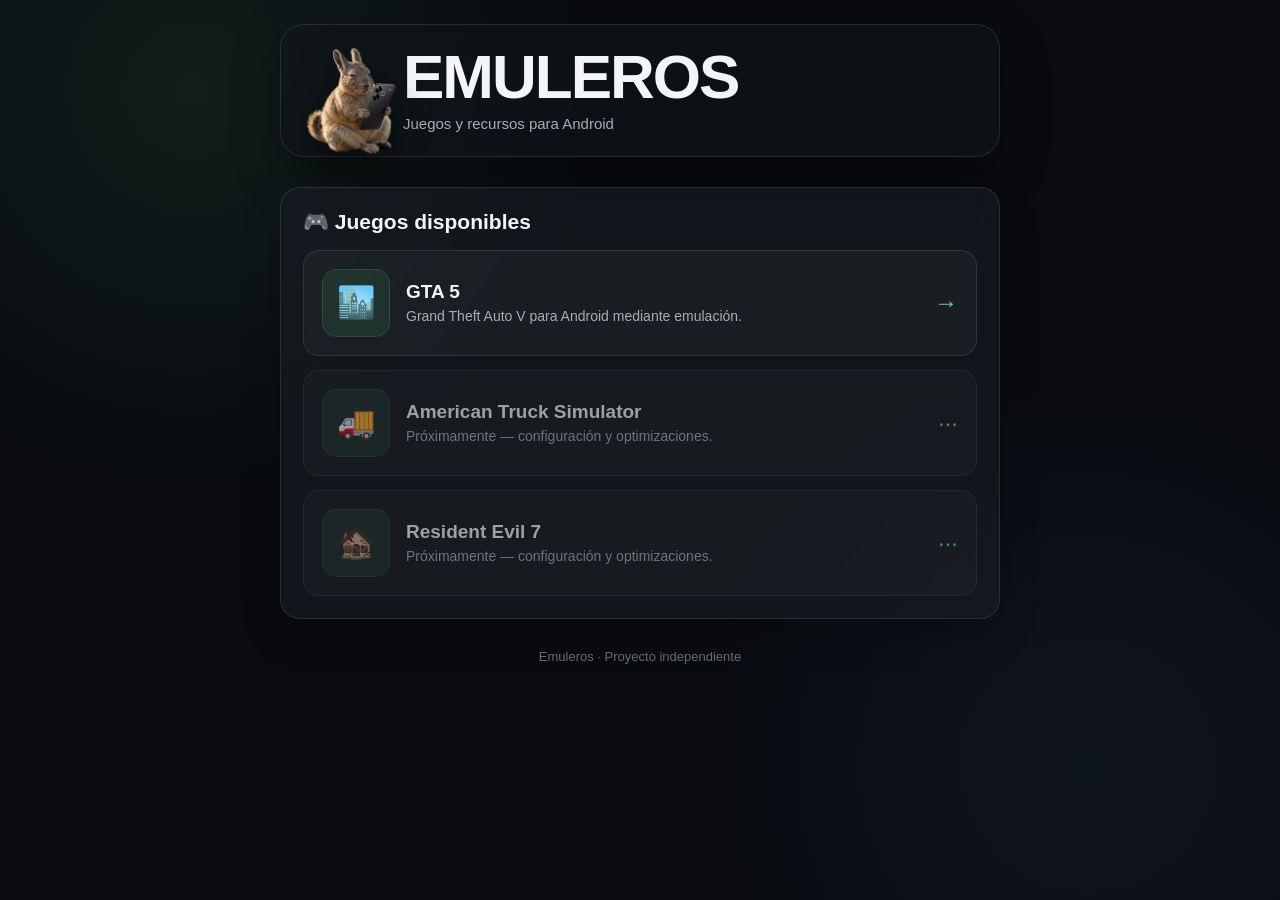
<file: index.html>
<!DOCTYPE html>
<html lang="es">
<head>
    <meta charset="UTF-8">
    <meta name="viewport" content="width=device-width, initial-scale=1.0">
    <meta name="description" content="Emuleros — juegos, recursos y soluciones para jugar en Android.">
    <title>Emuleros — Juegos para Android</title>
    <link rel="stylesheet" href="style.css">
</head>

<body>
<div class="container">

    <header class="site-header">
        <img
            class="logo"
            src="assets/vizcacha.png"
            alt="Vizcacha de Emuleros"
        >

        <div>
            <h1 class="brand">EMULEROS</h1>
            <p class="tagline">Juegos y recursos para Android</p>
        </div>
    </header>

    <main>

        <!-- JUEGOS -->

        <section class="section">
            <h2 class="section-title">🎮 Juegos disponibles</h2>

            <div class="game-list">

                <a class="game-card" href="gta5.html">
                    <div class="game-icon">🏙️</div>

                    <div class="game-info">
                        <h3>GTA 5</h3>
                        <p>
                            Grand Theft Auto V para Android mediante emulación.
                        </p>
                    </div>

                    <div class="arrow">→</div>
                </a>

                <div class="game-card coming-soon">
                    <div class="game-icon">🚚</div>

                    <div class="game-info">
                        <h3>American Truck Simulator</h3>
                        <p>
                            Próximamente — configuración y optimizaciones.
                        </p>
                    </div>

                    <div class="arrow">···</div>
                </div>

                <div class="game-card coming-soon">
                    <div class="game-icon">🏚️</div>

                    <div class="game-info">
                        <h3>Resident Evil 7</h3>
                        <p>
                            Próximamente — configuración y optimizaciones.
                        </p>
                    </div>

                    <div class="arrow">···</div>
                </div>

            </div>
        </section>

    </main>

    <footer class="footer">
        Emuleros · Proyecto independiente
    </footer>

</div>
</body>
</html>
</file>
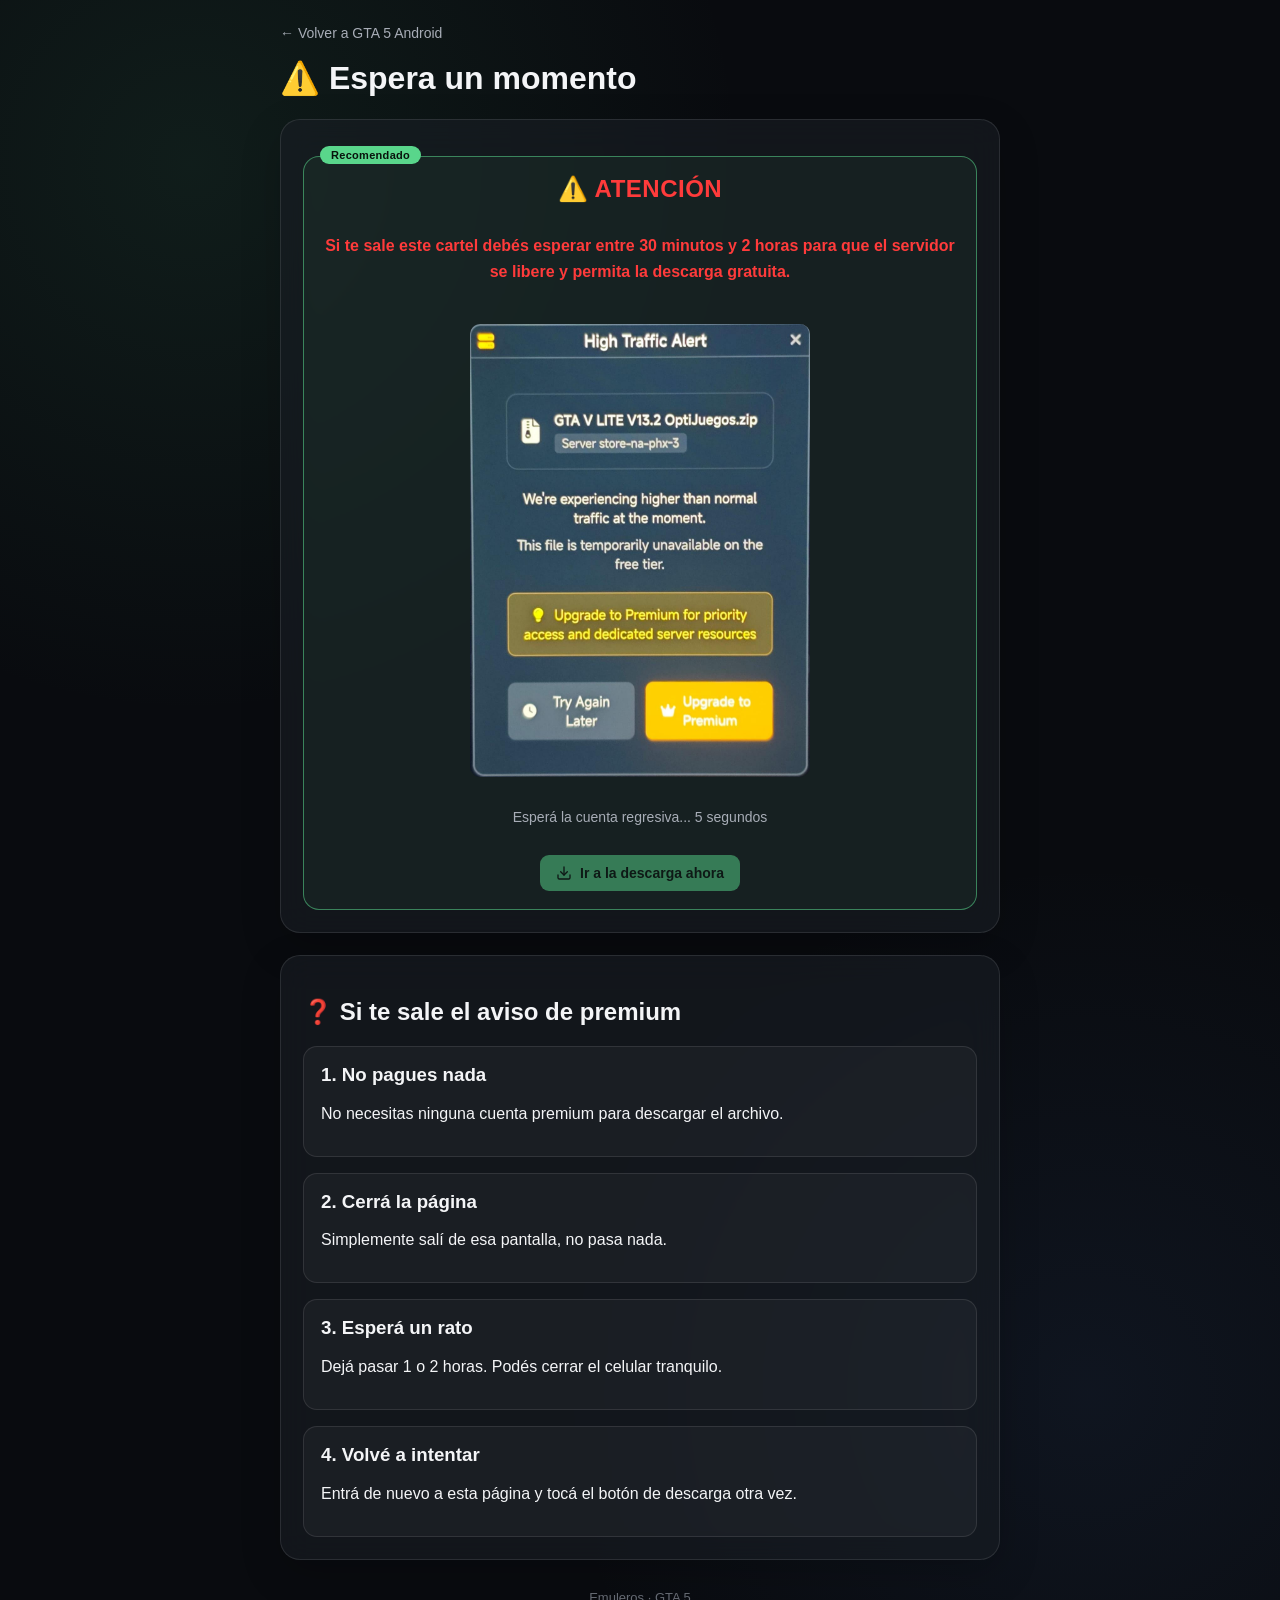
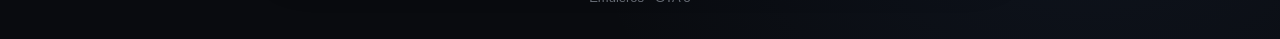
<file: alerta.html>
<!DOCTYPE html>
<html lang="es">
<head>
    <meta charset="UTF-8">
    <meta name="viewport" content="width=device-width, initial-scale=1.0">
    <meta
        name="description"
        content="Aviso — descarga de GTA 5 47GB temporalmente saturada."
    >
    <title>Aviso de descarga — Emuleros</title>
    <link rel="stylesheet" href="style.css">
</head>

<body>
<div class="container">

<a class="back" href="gta5.html">← Volver a GTA 5 Android</a>

<header>
    <h1>⚠️ Espera un momento</h1>
</header>


<!-- ALERTA -->

<div class="section">
    <div class="download-card recommended" style="text-align:center; flex-direction:column;">

        <h3 style="margin: 0 0 14px; font-size: 24px; font-weight: 800; color: #ff3b3b; text-transform: uppercase; letter-spacing: 0.5px;">
            ⚠️ Atención
        </h3>

        <p style="margin: 0 0 18px; line-height: 1.6; font-size: 16px; font-weight: 700; color: #ff3b3b;">
            Si te sale este cartel debés esperar entre 30 minutos y 2 horas
            para que el servidor se libere y permita la descarga gratuita.
        </p>

        <img
            src="assets/gofile.jpeg"
            alt="Aviso de Gofile mostrando el mensaje de cuenta premium"
            style="width: 100%; max-width: 340px; height: auto; margin: 6px auto 16px; display: block; border-radius: 10px;"
        >

        <p style="margin: 0 0 4px; color: var(--muted); font-size: 14px;">
            Esperá la cuenta regresiva... <span id="countdown">6</span> segundos
        </p>

        <a id="downloadBtn" class="download-btn" href="https://urlvanish.com/f1722376" style="margin-top: 10px; opacity: 0.5; pointer-events: none; cursor: not-allowed;">
            <svg viewBox="0 0 24 24" fill="none" stroke="currentColor"
                stroke-width="2" stroke-linecap="round" stroke-linejoin="round">
                <path d="M21 15v4a2 2 0 0 1-2 2H5a2 2 0 0 1-2-2v-4"/>
                <polyline points="7 10 12 15 17 10"/>
                <line x1="12" y1="15" x2="12" y2="3"/>
            </svg>
            Ir a la descarga ahora
        </a>

    </div>
</div>


<!-- QUE HACER SI PASA -->

<div class="section">
    <h2>❓ Si te sale el aviso de premium</h2>

    <div class="item">
        <h3>1. No pagues nada</h3>
        <p>No necesitas ninguna cuenta premium para descargar el archivo.</p>
    </div>

    <div class="item">
        <h3>2. Cerrá la página</h3>
        <p>Simplemente salí de esa pantalla, no pasa nada.</p>
    </div>

    <div class="item">
        <h3>3. Esperá un rato</h3>
        <p>Dejá pasar 1 o 2 horas. Podés cerrar el celular tranquilo.</p>
    </div>

    <div class="item">
        <h3>4. Volvé a intentar</h3>
        <p>Entrá de nuevo a esta página y tocá el botón de descarga otra vez.</p>
    </div>
</div>


<footer class="footer">
    Emuleros · GTA 5
</footer>

</div>

<script>
    let seconds = 6;
    const countdownEl = document.getElementById('countdown');
    const btn = document.getElementById('downloadBtn');
    const timer = setInterval(function () {
        seconds--;
        if (seconds <= 0) {
            clearInterval(timer);
            countdownEl.parentElement.textContent = 'Ya podés continuar 👇';
            btn.style.opacity = '1';
            btn.style.pointerEvents = 'auto';
            btn.style.cursor = 'pointer';
            window.location.href = btn.href;
        } else {
            countdownEl.textContent = seconds;
        }
    }, 1000);
</script>

</body>
</html>
</file>
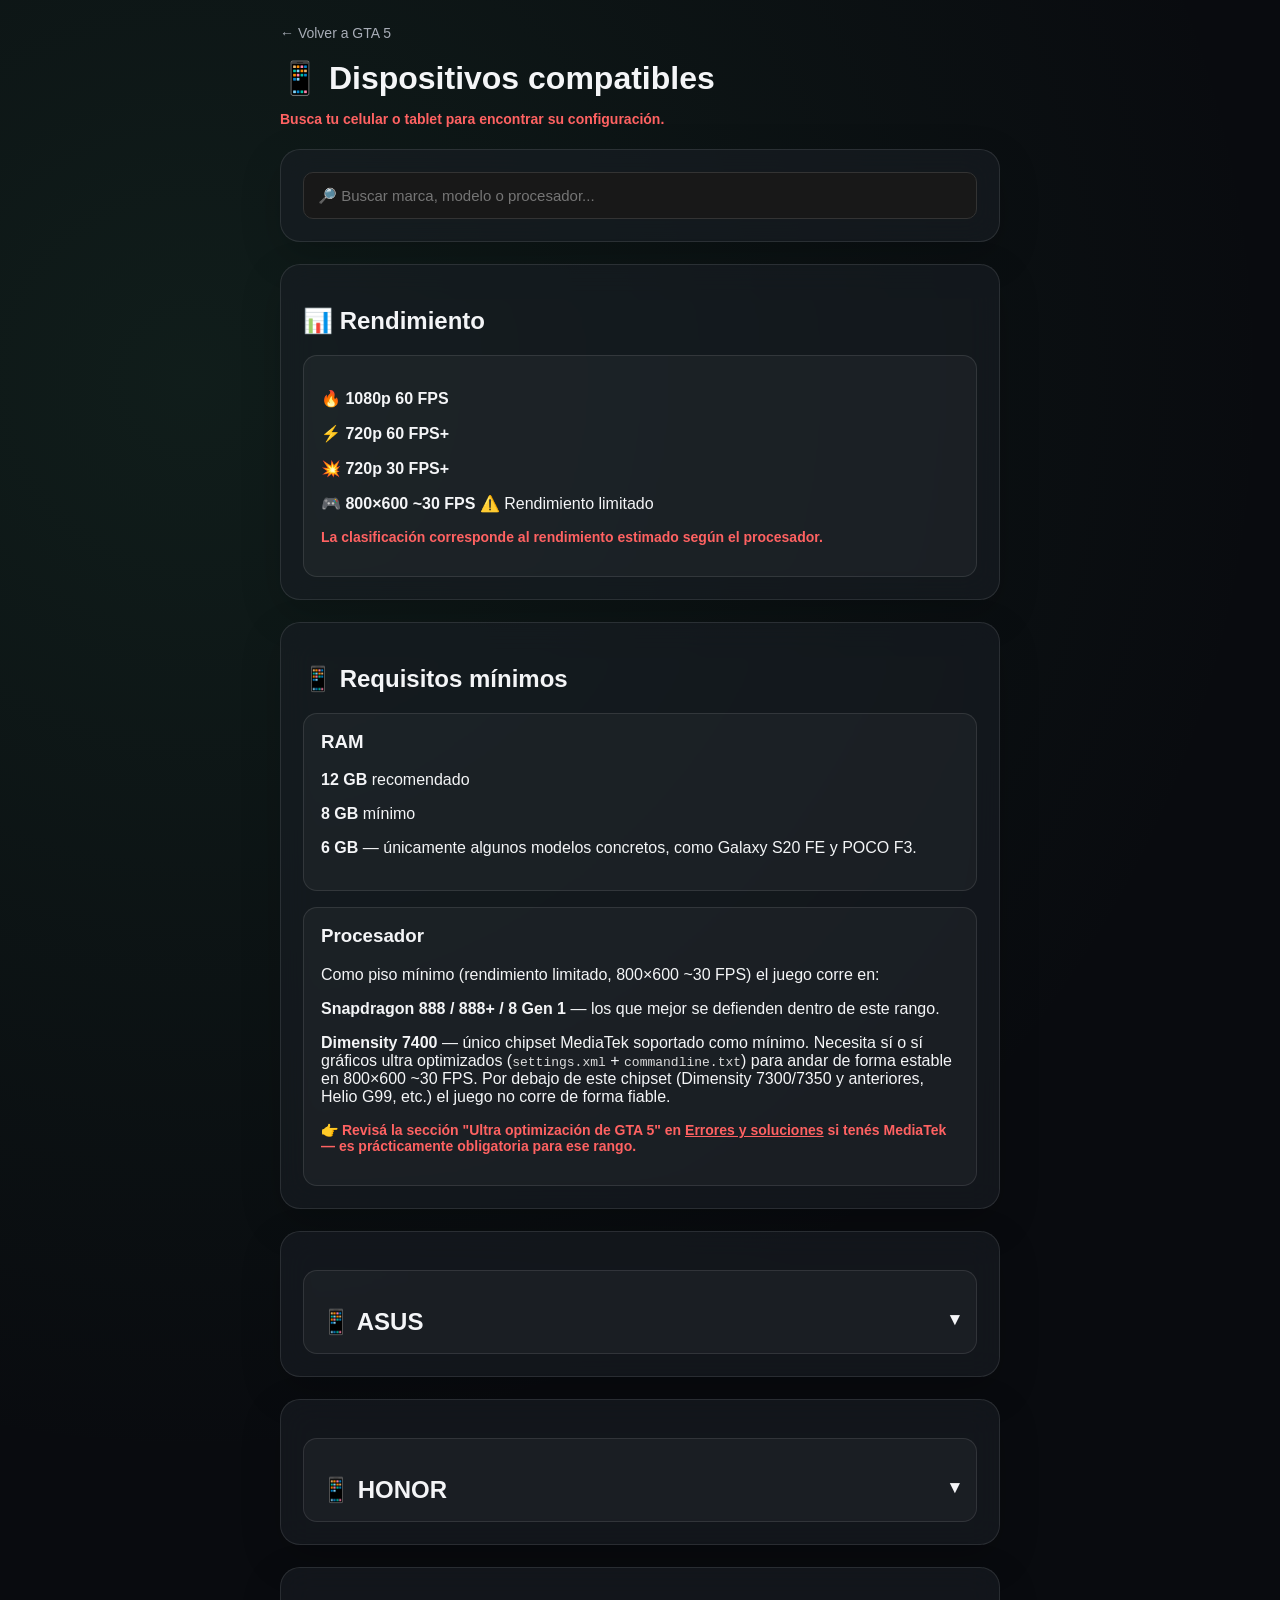
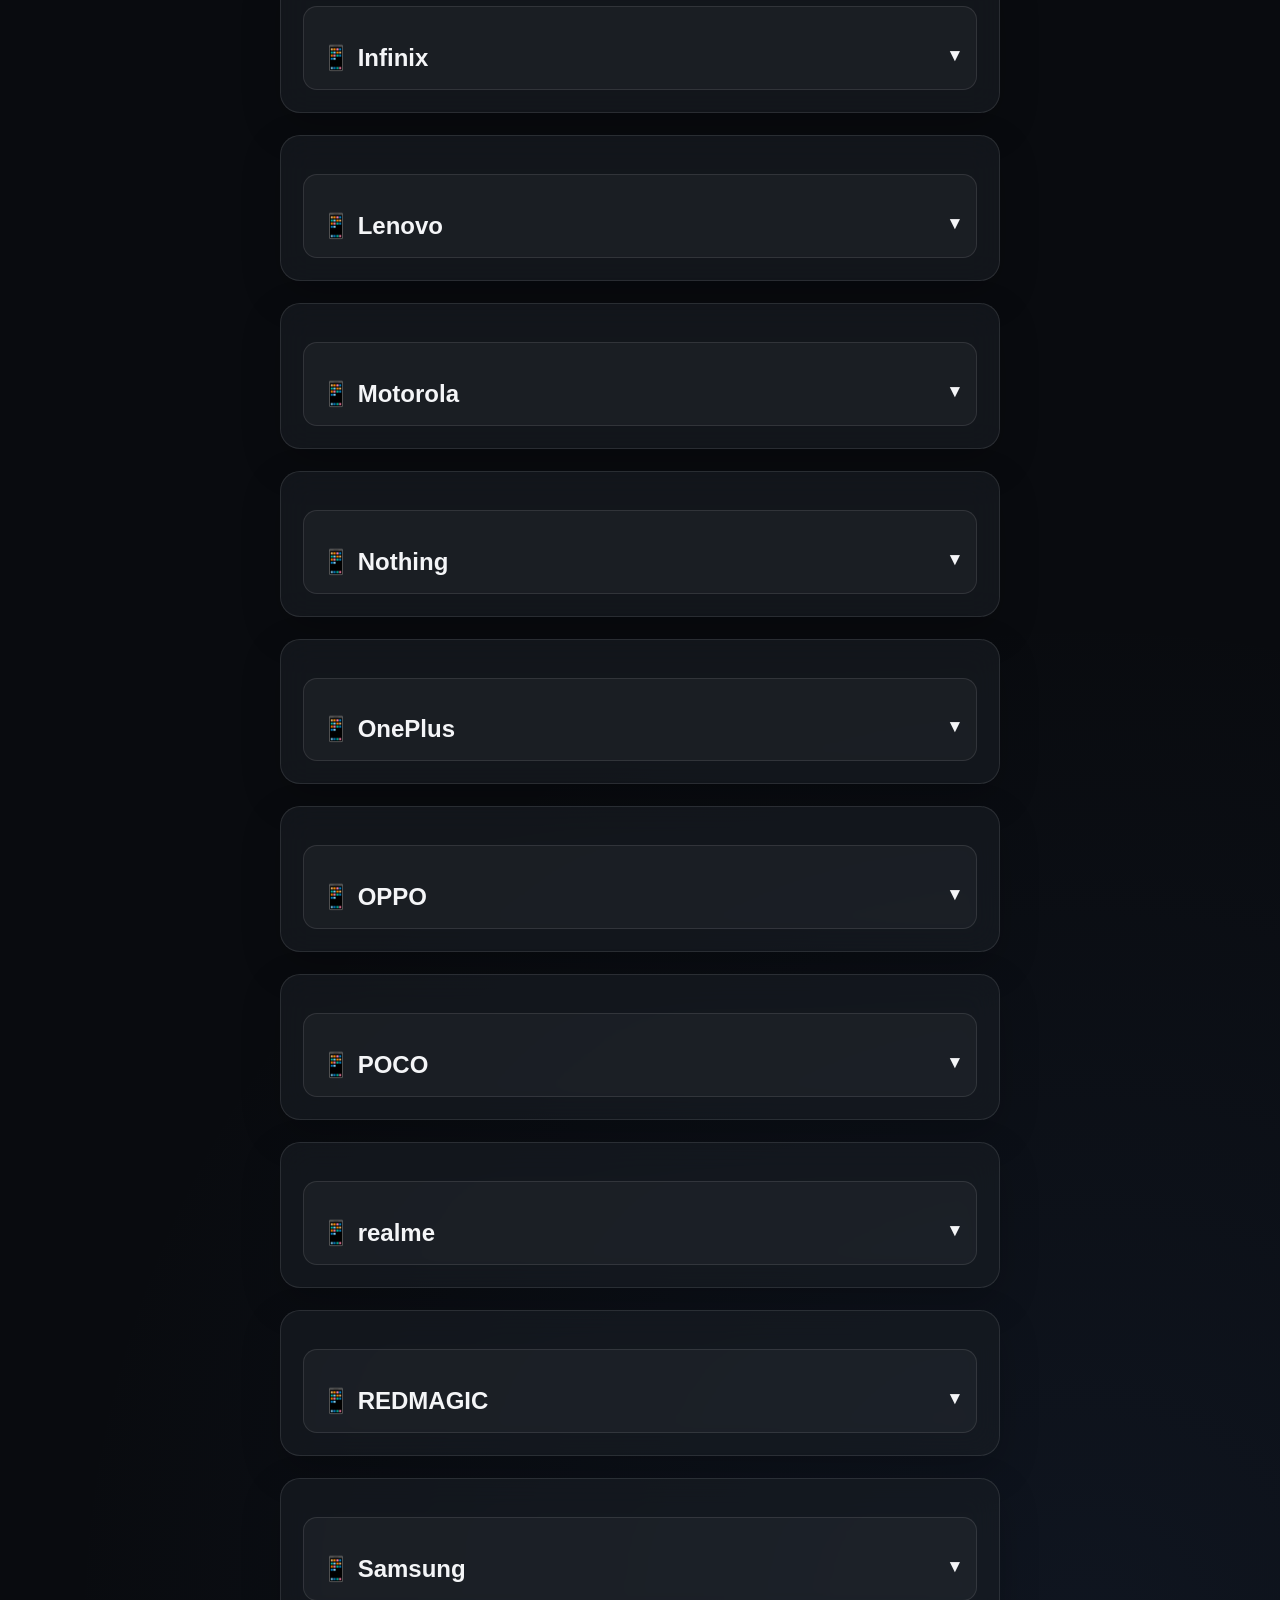
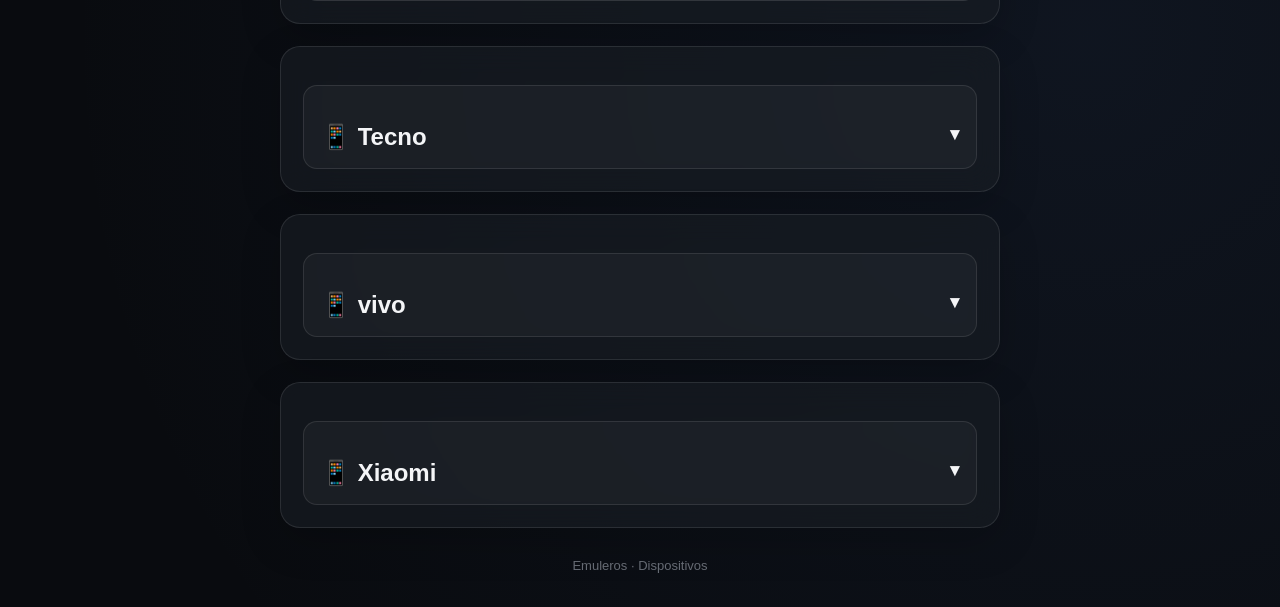
<file: dispositivos.html>
<!DOCTYPE html>

<html lang="es">

<head>
    <meta charset="UTF-8">

<meta
    name="viewport"
    content="width=device-width, initial-scale=1.0"
>

<meta
    name="description"
    content="Emuleros — dispositivos compatibles y configuraciones."
>

<title>Dispositivos compatibles — Emuleros</title>

<link rel="stylesheet" href="style.css">

</head>

<body>

<div class="container">

<a class="back" href="gta5.html">
    ← Volver a GTA 5
</a>

<header>
    <h1>📱 Dispositivos compatibles</h1>

    <p class="info">
        Busca tu celular o tablet para encontrar su configuración.
    </p>
</header>


<!-- BUSCADOR -->

<div class="section">

    <input
        type="search"
        id="deviceSearch"
        placeholder="🔎 Buscar marca, modelo o procesador..."
        autocomplete="off"
        style="
            width: 100%;
            padding: 14px;
            border-radius: 10px;
            border: 1px solid #333;
            background: #181818;
            color: white;
            font-size: 15px;
            outline: none;
        "
    >

</div>


<!-- RENDIMIENTO -->

<div class="section">

    <h2>📊 Rendimiento</h2>

    <div class="item">

        <p>🔥 <strong>1080p 60 FPS</strong></p>

        <p>⚡ <strong>720p 60 FPS+</strong></p>

        <p>💥 <strong>720p 30 FPS+</strong></p>

        <p>
            🎮 <strong>800×600 ~30 FPS</strong>
            ⚠️ Rendimiento limitado
        </p>

        <p class="info">
            La clasificación corresponde al rendimiento
            estimado según el procesador.
        </p>

    </div>

</div>


<!-- REQUISITOS MÍNIMOS -->

<div class="section">

    <h2>📱 Requisitos mínimos</h2>

    <div class="item">

        <h3>RAM</h3>

        <p>
            <strong>12 GB</strong> recomendado
        </p>

        <p>
            <strong>8 GB</strong> mínimo
        </p>

        <p>
            <strong>6 GB</strong> — únicamente algunos modelos concretos,
            como Galaxy S20 FE y POCO F3.
        </p>

    </div>

    <div class="item">

        <h3>Procesador</h3>

        <p>
            Como piso mínimo (rendimiento limitado, 800×600 ~30 FPS) el juego
            corre en:
        </p>

        <p>
            <strong>Snapdragon 888 / 888+ / 8 Gen 1</strong> — los que mejor
            se defienden dentro de este rango.
        </p>

        <p>
            <strong>Dimensity 7400</strong> — único chipset MediaTek soportado
            como mínimo. Necesita sí o sí gráficos ultra optimizados
            (<code>settings.xml</code> + <code>commandline.txt</code>) para
            andar de forma estable en 800×600 ~30 FPS. Por debajo de este
            chipset (Dimensity 7300/7350 y anteriores, Helio G99, etc.) el
            juego no corre de forma fiable.
        </p>

        <p class="info">
            👉 Revisá la sección "Ultra optimización de GTA 5" en
            <a href="errores.html">Errores y soluciones</a> si tenés
            MediaTek — es prácticamente obligatoria para ese rango.
        </p>

    </div>

</div>


<!-- AQUÍ JAVASCRIPT CREARÁ LAS MARCAS -->

<main id="deviceList"></main>


<!-- SIN RESULTADOS -->

<div
    id="noResults"
    class="section"
    style="display: none; text-align: center;"
>

    <h3>🔎 No encontramos ese dispositivo</h3>

    <p class="info">
        Prueba buscando otra parte del nombre,
        la marca o el procesador.
    </p>

</div>


<footer class="footer">
    Emuleros · Dispositivos
</footer>

</div>

<!-- IMPORTANTE:
     dispositivos.js debe estar en la misma carpeta
     que este archivo.
-->

<script src="./dispositivos.js"></script>

</body>
</html>
</file>
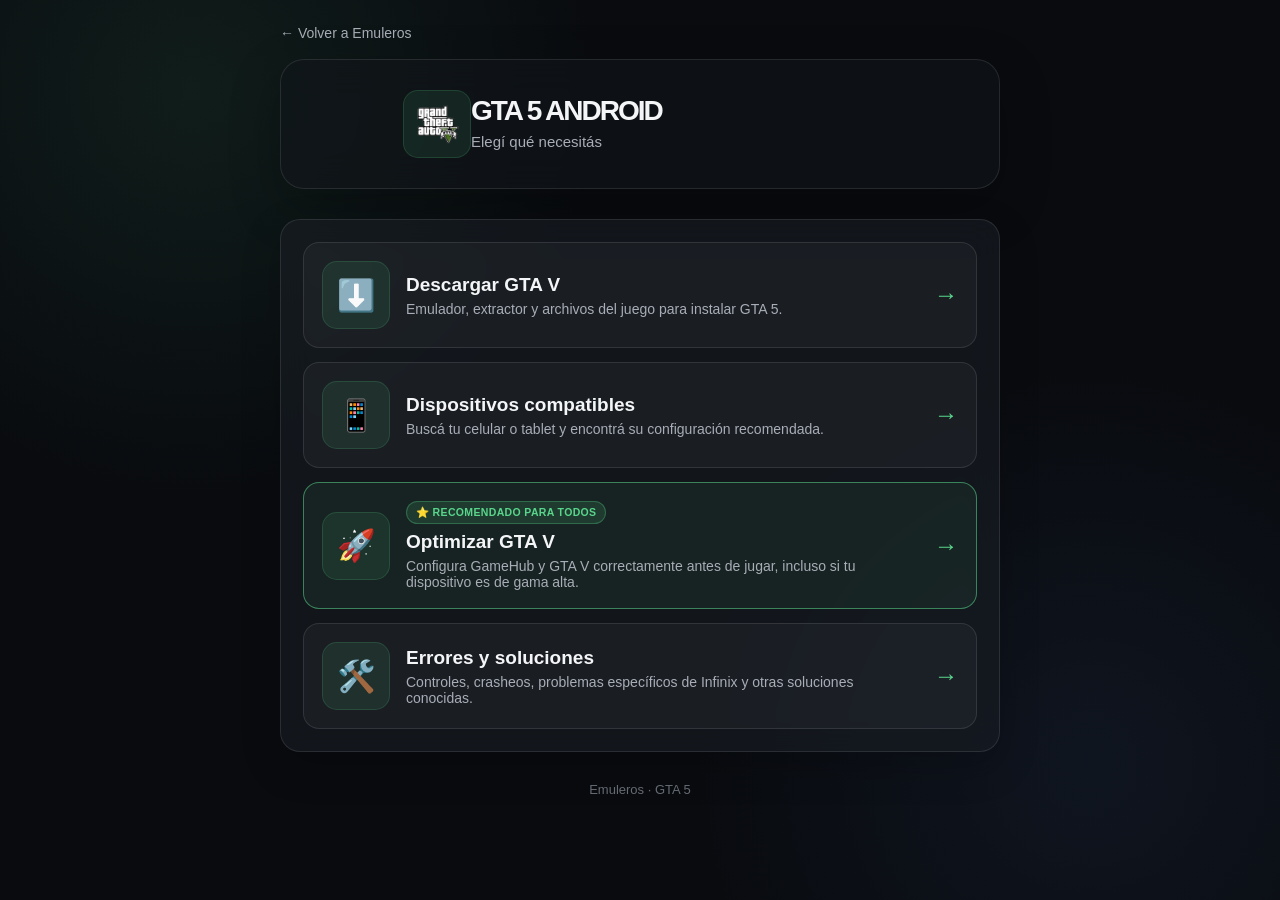
<file: gta5.html>
<!DOCTYPE html>
<html lang="es">
<head>
    <meta charset="UTF-8">
    <meta name="viewport" content="width=device-width, initial-scale=1.0">
    <meta
        name="description"
        content="GTA 5 para Android — descarga, dispositivos compatibles y soluciones a problemas."
    >
    <title>GTA 5 Android — Emuleros</title>
    <link rel="stylesheet" href="style.css">
</head>

<body>
<div class="container">

<a class="back" href="index.html">← Volver a Emuleros</a>

<header class="site-header">
    <div class="game-icon">
        <img src="assets/gta5.png" alt="GTA 5">
    </div>

    <div>
        <h1 class="brand" style="font-size: 28px;">GTA 5 ANDROID</h1>
        <p class="tagline">Elegí qué necesitás</p>
    </div>
</header>

<main>

    <section class="section">
        <div class="game-list">

            <a class="game-card" href="gta5-descargar.html">
                <div class="game-icon">⬇️</div>

                <div class="game-info">
                    <h3>Descargar GTA V</h3>
                    <p>
                        Emulador, extractor y archivos del juego para instalar GTA 5.
                    </p>
                </div>

                <div class="arrow">→</div>
            </a>

            <a class="game-card" href="dispositivos.html">
                <div class="game-icon">📱</div>

                <div class="game-info">
                    <h3>Dispositivos compatibles</h3>
                    <p>
                        Buscá tu celular o tablet y encontrá su configuración recomendada.
                    </p>
                </div>

                <div class="arrow">→</div>
            </a>

            <a class="game-card featured-card" href="errores.html#optimizaciones">
                <div class="game-icon">🚀</div>

                <div class="game-info">
                    <div class="card-kicker">⭐ RECOMENDADO PARA TODOS</div>
                    <h3>Optimizar GTA V</h3>
                    <p>
                        Configura GameHub y GTA V correctamente antes de jugar, incluso
                        si tu dispositivo es de gama alta.
                    </p>
                </div>

                <div class="arrow">→</div>
            </a>

            <a class="game-card" href="errores.html#errores">
                <div class="game-icon">🛠️</div>

                <div class="game-info">
                    <h3>Errores y soluciones</h3>
                    <p>
                        Controles, crasheos, problemas específicos de Infinix y otras
                        soluciones conocidas.
                    </p>
                </div>

                <div class="arrow">→</div>
            </a>

        </div>
    </section>

</main>

<footer class="footer">
    Emuleros · GTA 5
</footer>

</div>
</body>
</html>
</file>
<file: style.css>
:root {
    --bg: #090b0f;
    --card: rgba(25, 29, 36, 0.62);
    --card-hover: rgba(34, 39, 48, 0.78);
    --border: rgba(255, 255, 255, 0.10);
    --text: #f4f5f7;
    --muted: #a8adb7;
    --accent: #59d68b;
    --accent-hover: #43c979;
    --danger: #ff6262;
    --blue: #62a9ff;
}

* {
    box-sizing: border-box;
}

html {
    scroll-behavior: smooth;
}

body {
    margin: 0;
    min-height: 100vh;
    background:
        radial-gradient(circle at 15% 10%, rgba(64, 150, 105, 0.13), transparent 30%),
        radial-gradient(circle at 85% 85%, rgba(70, 110, 180, 0.10), transparent 30%),
        var(--bg);
    color: var(--text);
    font-family: Arial, Helvetica, sans-serif;
    padding: 24px;
}

a {
    color: inherit;
}

.container {
    width: min(720px, 100%);
    margin: 0 auto;
}

/* Header */

.site-header {
    position: relative;
    display: flex;
    align-items: center;
    min-height: 130px;
    margin-bottom: 30px;
    padding: 24px 28px 24px 122px;
    border: 1px solid var(--border);
    border-radius: 24px;
    background: rgba(18, 21, 27, 0.58);
    backdrop-filter: blur(18px);
    -webkit-backdrop-filter: blur(18px);
    box-shadow: 0 18px 50px rgba(0, 0, 0, 0.25);
    overflow: visible;
}

.logo {
    position: absolute;
    left: 14px;
    bottom: -8px;
    width: 125px;
    height: 125px;
    object-fit: contain;
    filter: drop-shadow(0 12px 18px rgba(0, 0, 0, 0.45));
    transition: transform 0.25s ease;
}

.site-header:hover .logo {
    transform: translateY(-5px) rotate(-2deg);
}

.brand {
    margin: 0;
    font-size: clamp(38px, 9vw, 62px);
    line-height: 0.9;
    letter-spacing: -2px;
    font-weight: 900;
}

.tagline {
    margin: 10px 0 0;
    color: var(--muted);
    font-size: 15px;
}

/* Sections */

.section {
    margin-top: 22px;
    padding: 22px;
    border: 1px solid var(--border);
    border-radius: 20px;
    background: var(--card);
    backdrop-filter: blur(16px);
    -webkit-backdrop-filter: blur(16px);
    box-shadow: 0 14px 40px rgba(0, 0, 0, 0.18);
}

.section-title {
    margin: 0 0 16px;
    font-size: 21px;
}

.game-list {
    display: grid;
    gap: 14px;
}

.game-card {
    display: flex;
    align-items: center;
    gap: 16px;
    min-height: 100px;
    padding: 18px;
    border: 1px solid var(--border);
    border-radius: 16px;
    background: rgba(255, 255, 255, 0.035);
    text-decoration: none;
    transition:
        transform 0.22s ease,
        background 0.22s ease,
        border-color 0.22s ease,
        box-shadow 0.22s ease;
}

.game-card:hover {
    transform: translateY(-4px);
    background: var(--card-hover);
    border-color: rgba(89, 214, 139, 0.32);
    box-shadow: 0 12px 30px rgba(0, 0, 0, 0.22);
}

.game-icon {
    display: grid;
    place-items: center;
    width: 68px;
    height: 68px;
    flex: 0 0 68px;
    border-radius: 15px;
    background: rgba(89, 214, 139, 0.10);
    border: 1px solid rgba(89, 214, 139, 0.16);
    font-size: 31px;
}

.game-info {
    min-width: 0;
    flex: 1;
}

.game-info h3 {
    margin: 0 0 5px;
    font-size: 19px;
}

.game-info p {
    margin: 0;
    color: var(--muted);
    font-size: 14px;
}

.arrow {
    color: var(--accent);
    font-size: 24px;
    transition: transform 0.22s ease;
}

.game-card:hover .arrow {
    transform: translateX(5px);
}

.coming-soon {
    opacity: 0.62;
    cursor: default;
}

.coming-soon:hover {
    transform: none;
    background: rgba(255, 255, 255, 0.035);
    border-color: var(--border);
    box-shadow: none;
}

/* App icons (PNG icons inside .game-icon, e.g. GameHub / ZArchiver) */

.game-icon img {
    width: 48px;
    height: 48px;
    object-fit: contain;
    border-radius: 8px;
}

.game-card .button {
    width: auto;
    margin-top: 0;
    padding: 10px 18px;
    flex: 0 0 auto;
    white-space: nowrap;
}

.game-card.tool-card {
    justify-content: space-between;
}

@media (max-width: 480px) {
    .game-card.tool-card {
        flex-wrap: wrap;
    }

    .game-card.tool-card .game-info {
        flex: 1 1 100%;
        order: 1;
    }

    .game-card.tool-card .download-btn {
        flex: 1 1 100%;
        order: 2;
        width: 100%;
        margin-top: 4px;
    }
}

/* GTA download variant cards */

.download-card {
    position: relative;
    display: flex;
    align-items: center;
    gap: 16px;
    margin-top: 14px;
    padding: 18px;
    border: 1px solid var(--border);
    border-radius: 16px;
    background: rgba(255, 255, 255, 0.035);
    transition:
        transform 0.22s ease,
        background 0.22s ease,
        border-color 0.22s ease,
        box-shadow 0.22s ease;
}

.download-card:hover {
    transform: translateY(-3px);
    background: var(--card-hover);
    border-color: rgba(89, 214, 139, 0.28);
    box-shadow: 0 12px 30px rgba(0, 0, 0, 0.2);
}

.download-card.recommended {
    border-color: rgba(89, 214, 139, 0.55);
    background: rgba(89, 214, 139, 0.06);
}

.download-card.recommended::before {
    content: "Recomendado";
    position: absolute;
    top: -11px;
    left: 16px;
    padding: 3px 11px;
    border-radius: 999px;
    background: var(--accent);
    color: #08120c;
    font-size: 11px;
    font-weight: 800;
    letter-spacing: 0.3px;
}

.download-icon {
    display: grid;
    place-items: center;
    width: 58px;
    height: 58px;
    flex: 0 0 58px;
    border-radius: 14px;
    background: rgba(89, 214, 139, 0.10);
    border: 1px solid rgba(89, 214, 139, 0.16);
    font-size: 28px;
}

.download-body {
    min-width: 0;
    flex: 1;
}

.download-body h3 {
    margin: 0 0 4px;
    font-size: 17px;
}

.download-meta {
    display: flex;
    flex-wrap: wrap;
    gap: 6px 12px;
    margin: 2px 0 10px;
    font-size: 13px;
}

.download-meta .space {
    color: var(--danger);
    font-weight: bold;
}

.download-meta .exe {
    color: var(--blue);
    font-weight: bold;
}

.download-btn {
    display: inline-flex;
    align-items: center;
    justify-content: center;
    gap: 8px;
    padding: 10px 16px;
    background: var(--accent);
    color: #08120c;
    text-decoration: none;
    border-radius: 9px;
    font-weight: 800;
    font-size: 14px;
    transition:
        background 0.2s ease,
        transform 0.2s ease,
        box-shadow 0.2s ease;
}

.download-btn:hover {
    background: var(--accent-hover);
    transform: translateY(-2px);
    box-shadow: 0 7px 20px rgba(89, 214, 139, 0.16);
}

.download-btn svg {
    width: 16px;
    height: 16px;
    flex-shrink: 0;
}

@media (max-width: 480px) {
    .download-card {
        flex-wrap: wrap;
    }

    .download-btn {
        width: 100%;
    }
}

/* GTA page */

.back {
    display: inline-block;
    margin-bottom: 18px;
    color: var(--muted);
    text-decoration: none;
    font-size: 14px;
    transition: color 0.2s ease;
}

.back:hover {
    color: white;
}

h1 {
    margin: 0;
}

.item {
    display: block;
    margin-top: 16px;
    padding: 17px;
    border: 1px solid var(--border);
    background: rgba(255, 255, 255, 0.035);
    border-radius: 14px;
}

.item h3 {
    margin-top: 0;
}

a.item {
    text-decoration: none;
    color: inherit;
    transition:
        transform 0.2s ease,
        background 0.2s ease,
        border-color 0.2s ease;
}

a.item:hover {
    transform: translateY(-2px);
    background: var(--card-hover);
    border-color: rgba(89, 214, 139, 0.32);
}

.button {
    display: flex;
    align-items: center;
    justify-content: center;
    gap: 8px;
    width: 100%;
    margin-top: 12px;
    padding: 13px;
    background: var(--accent);
    color: #08120c;
    text-align: center;
    text-decoration: none;
    border-radius: 9px;
    font-weight: 800;
    transition:
        background 0.2s ease,
        transform 0.2s ease,
        box-shadow 0.2s ease;
}

.button:hover {
    background: var(--accent-hover);
    transform: translateY(-2px);
    box-shadow: 0 7px 20px rgba(89, 214, 139, 0.16);
}

.button svg {
    width: 18px;
    height: 18px;
    flex-shrink: 0;
}

.info {
    color: var(--danger);
    font-weight: bold;
    font-size: 14px;
}

.exe {
    color: var(--blue);
    font-weight: bold;
}

code {
    color: #ddd;
}

.video-wrapper {
    position: relative;
    width: 100%;
    padding-top: 56.25%;
    border-radius: 12px;
    overflow: hidden;
    margin-top: 12px;
    background: #000;
}

.video-wrapper iframe {
    position: absolute;
    inset: 0;
    width: 100%;
    height: 100%;
    border: 0;
}

.video-wrapper.vertical {
    padding-top: 0;
    height: 580px;
    max-width: 325px;
    margin-left: auto;
    margin-right: auto;
    background: transparent;
}

.video-wrapper.vertical blockquote {
    margin: 0 !important;
}

.tutorial-note {
    text-align: center;
    margin: 10px 0 0;
    font-size: 14px;
    color: var(--muted);
}

.footer {
    margin: 30px 0 10px;
    text-align: center;
    color: #686d76;
    font-size: 13px;
}

@media (max-width: 520px) {
    body {
        padding: 14px;
    }

    .site-header {
        min-height: 115px;
        padding-left: 100px;
        border-radius: 19px;
    }

    .logo {
        width: 105px;
        height: 105px;
        left: 4px;
    }

    .brand {
        font-size: 42px;
    }

    .tagline {
        font-size: 13px;
    }

    .section {
        padding: 17px;
        border-radius: 17px;
    }
}

/* Requisitos mínimos */

.ram-tags {
    display: flex;
    flex-wrap: wrap;
    gap: 8px;
    margin-top: 10px;
}

.ram-tag {
    font-size: 13px;
    padding: 7px 12px;
    border-radius: 20px;
    background: rgba(255, 255, 255, 0.05);
    border: 1px solid var(--border);
    color: var(--text);
}

.ram-tag.muted {
    color: var(--muted);
}

.chip-group {
    margin-top: 14px;
}

.chip-group-label {
    display: flex;
    align-items: center;
    gap: 6px;
    font-size: 13px;
    font-weight: 800;
    margin-bottom: 8px;
}

.chip-group-label.ok {
    color: var(--accent);
}

.chip-group-label.warn {
    color: #f5b95d;
}

.chip-group-hint {
    font-size: 12px;
    font-weight: 400;
    color: var(--muted);
    margin-left: 2px;
}

.chip-grid {
    display: grid;
    grid-template-columns: repeat(auto-fill, minmax(130px, 1fr));
    gap: 8px;
}

.chip {
    font-size: 12.5px;
    text-align: center;
    padding: 9px 8px;
    border-radius: 9px;
    background: rgba(255, 255, 255, 0.04);
    border: 1px solid var(--border);
    color: var(--text);
    line-height: 1.3;
}

.chip.wide {
    grid-column: span 2;
}

.recommended-block {
    margin-top: 18px;
    padding-top: 16px;
    border-top: 1px solid var(--border);
}

.recommended-block .brand-label {
    font-size: 12.5px;
    font-weight: 800;
    color: var(--blue);
    margin: 14px 0 8px;
}

.recommended-block .brand-label:first-of-type {
    margin-top: 0;
}

@media (max-width: 480px) {
    .chip-grid {
        grid-template-columns: repeat(2, 1fr);
    }

    .chip.wide {
        grid-column: span 2;
    }
}


/* Emuleros 2026-09 — navegación y avisos GTA V */

.featured-card {
    border-color: rgba(89, 214, 139, 0.55);
    background: rgba(89, 214, 139, 0.065);
}

.card-kicker {
    display: inline-block;
    margin-bottom: 7px;
    padding: 4px 9px;
    border-radius: 999px;
    background: rgba(89, 214, 139, 0.14);
    border: 1px solid rgba(89, 214, 139, 0.30);
    color: var(--accent);
    font-size: 10.5px;
    font-weight: 900;
    letter-spacing: 0.35px;
}

.compact-section {
    padding-top: 14px;
    padding-bottom: 14px;
}

.requirements-details summary {
    cursor: pointer;
    list-style: none;
    font-size: 17px;
    font-weight: 800;
    user-select: none;
}

.requirements-details summary::-webkit-details-marker {
    display: none;
}

.requirements-details summary::after {
    content: "＋";
    float: right;
    color: var(--accent);
}

.requirements-details[open] summary::after {
    content: "−";
}

.requirements-preview {
    margin-top: 16px;
    padding-top: 16px;
    border-top: 1px solid var(--border);
}

.requirements-preview h3:first-child {
    margin-top: 0;
}

.requirements-link {
    margin-bottom: 0;
}

.video-thumbnail {
    position: relative;
    display: block;
    width: 100%;
    aspect-ratio: 16 / 9;
    margin-top: 12px;
    overflow: hidden;
    border-radius: 12px;
    border: 1px solid var(--border);
    background: #000;
    text-decoration: none;
}

.video-thumbnail img {
    width: 100%;
    height: 100%;
    display: block;
    object-fit: cover;
    transition: transform 0.22s ease, filter 0.22s ease;
}

.video-thumbnail:hover img {
    transform: scale(1.02);
    filter: brightness(0.78);
}

.video-play {
    position: absolute;
    inset: 50% auto auto 50%;
    transform: translate(-50%, -50%);
    display: grid;
    place-items: center;
    width: 62px;
    height: 62px;
    border-radius: 50%;
    background: rgba(9, 11, 15, 0.86);
    border: 1px solid rgba(255, 255, 255, 0.24);
    color: white;
    font-size: 25px;
    padding-left: 4px;
    box-shadow: 0 8px 24px rgba(0, 0, 0, 0.38);
}

.server-buttons {
    display: grid;
    grid-template-columns: repeat(2, minmax(0, 1fr));
    gap: 9px;
}

.server-buttons .download-btn {
    width: 100%;
    justify-content: center;
}

.secondary-btn {
    background: rgba(98, 169, 255, 0.12);
    border-color: rgba(98, 169, 255, 0.32);
    color: #a9d0ff;
}

.premium-card {
    border-color: rgba(98, 169, 255, 0.34);
}

.optimization-cta {
    display: flex;
    align-items: flex-start;
    gap: 16px;
    border-color: rgba(89, 214, 139, 0.48);
    background: rgba(89, 214, 139, 0.055);
}

.cta-icon {
    display: grid;
    place-items: center;
    width: 54px;
    height: 54px;
    flex: 0 0 54px;
    border-radius: 14px;
    background: rgba(89, 214, 139, 0.11);
    border: 1px solid rgba(89, 214, 139, 0.20);
    font-size: 27px;
}

.cta-content h2 {
    margin: 3px 0 8px;
    font-size: 20px;
}

.cta-content p {
    margin: 0;
    color: var(--muted);
    line-height: 1.5;
}

.optimization-intro {
    margin: -4px 0 16px;
    padding: 11px 13px;
    border-radius: 11px;
    background: rgba(89, 214, 139, 0.08);
    border: 1px solid rgba(89, 214, 139, 0.22);
    color: #d9f7e5;
    line-height: 1.45;
}

.important-item,
.infinix-important {
    border-color: rgba(245, 185, 93, 0.48) !important;
    background: rgba(245, 185, 93, 0.055) !important;
}

.important-badge {
    display: inline-block;
    margin-bottom: 8px;
    padding: 4px 9px;
    border-radius: 999px;
    background: rgba(245, 185, 93, 0.14);
    border: 1px solid rgba(245, 185, 93, 0.35);
    color: #f5c66f;
    font-size: 10.5px;
    font-weight: 900;
    letter-spacing: 0.4px;
}

.infinix-alert {
    margin-top: 11px;
    padding: 11px 12px;
    border-radius: 11px;
    background: rgba(245, 185, 93, 0.10);
    border: 1px solid rgba(245, 185, 93, 0.28);
}

.infinix-alert strong,
.infinix-alert span {
    display: block;
}

.infinix-alert strong {
    color: #f5c66f;
    margin-bottom: 5px;
    font-size: 12px;
}

.infinix-alert span {
    color: var(--muted);
    font-size: 12.5px;
    line-height: 1.4;
}

.device-actions {
    display: flex;
    flex-wrap: wrap;
    gap: 8px;
    margin-top: 10px;
}

.device-actions a {
    padding: 7px 10px;
    border-radius: 9px;
    border: 1px solid rgba(245, 185, 93, 0.30);
    background: rgba(255, 255, 255, 0.035);
    text-decoration: none;
    font-size: 12px;
    font-weight: 800;
}

.device-actions a:hover {
    background: rgba(245, 185, 93, 0.12);
}

@media (max-width: 520px) {
    .server-buttons {
        grid-template-columns: 1fr;
    }

    .optimization-cta {
        flex-direction: column;
    }

    .cta-icon {
        width: 48px;
        height: 48px;
        flex-basis: 48px;
    }
}
</file>
